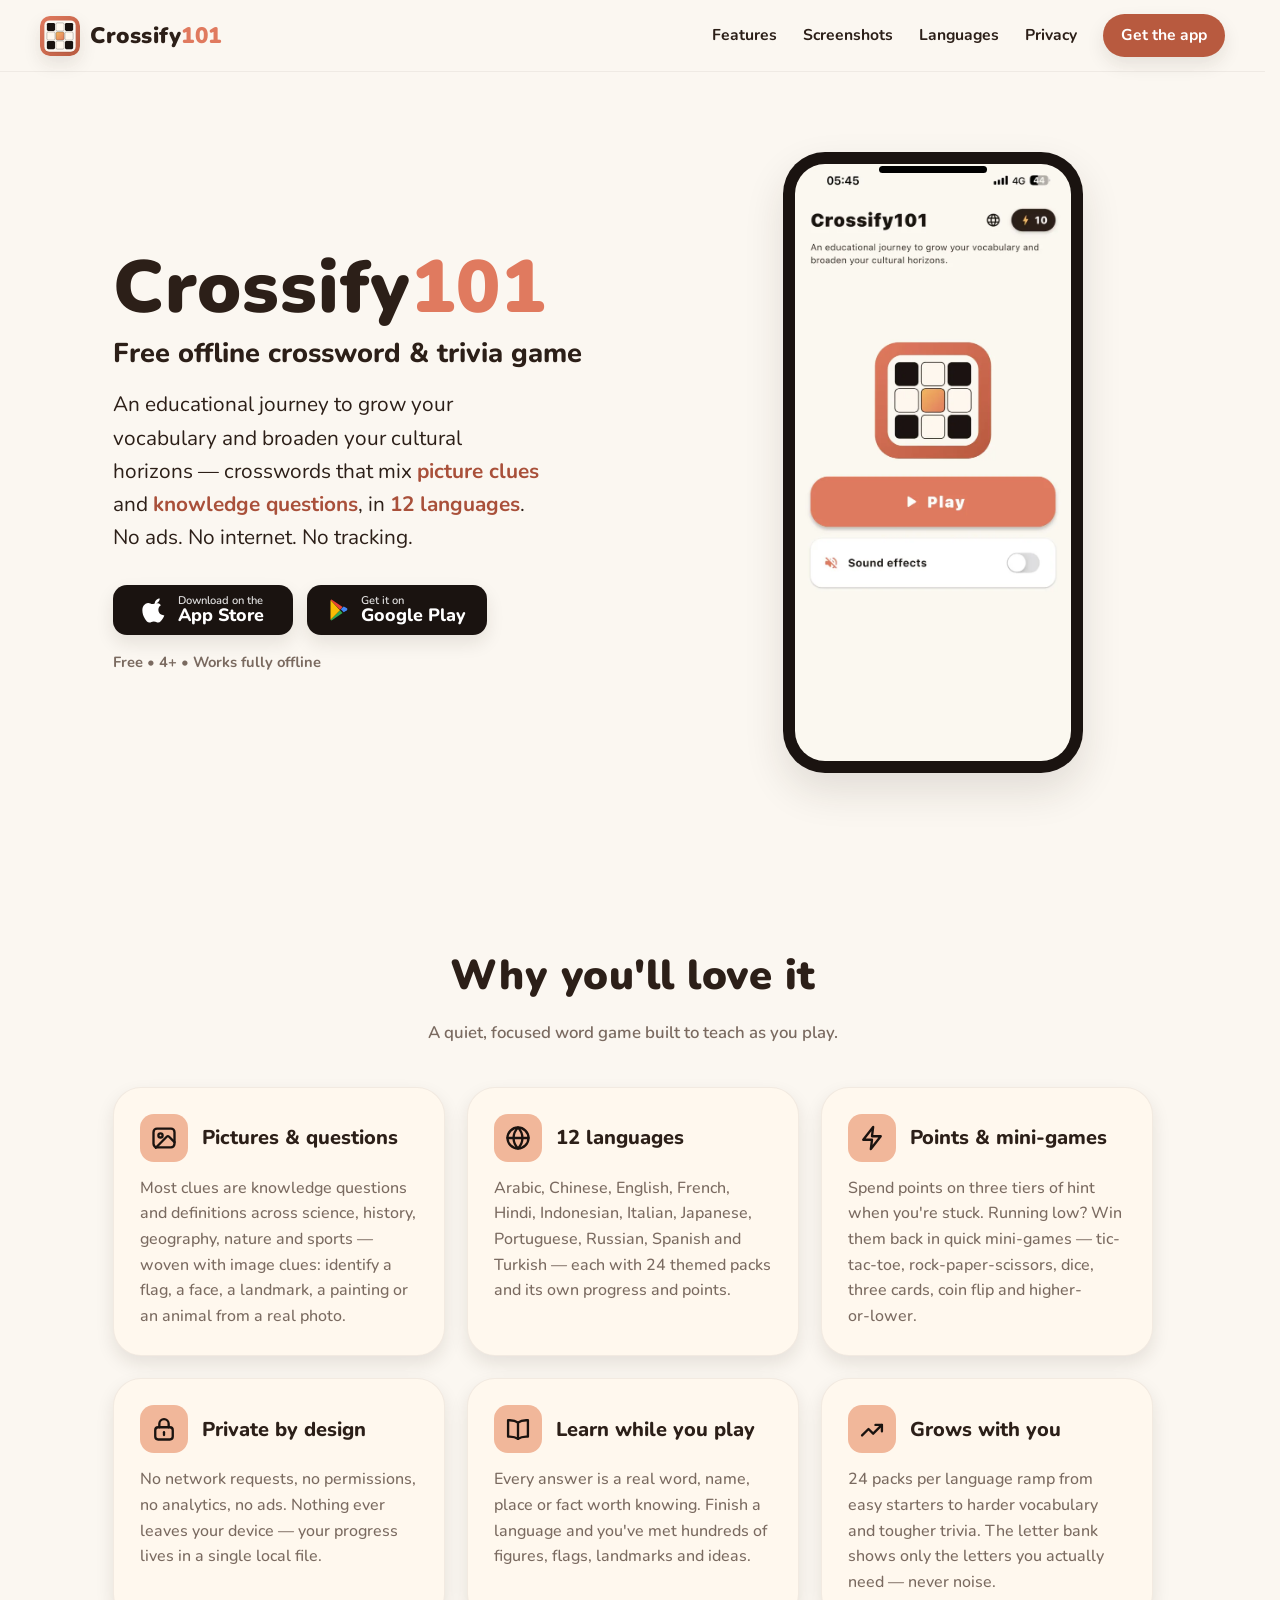
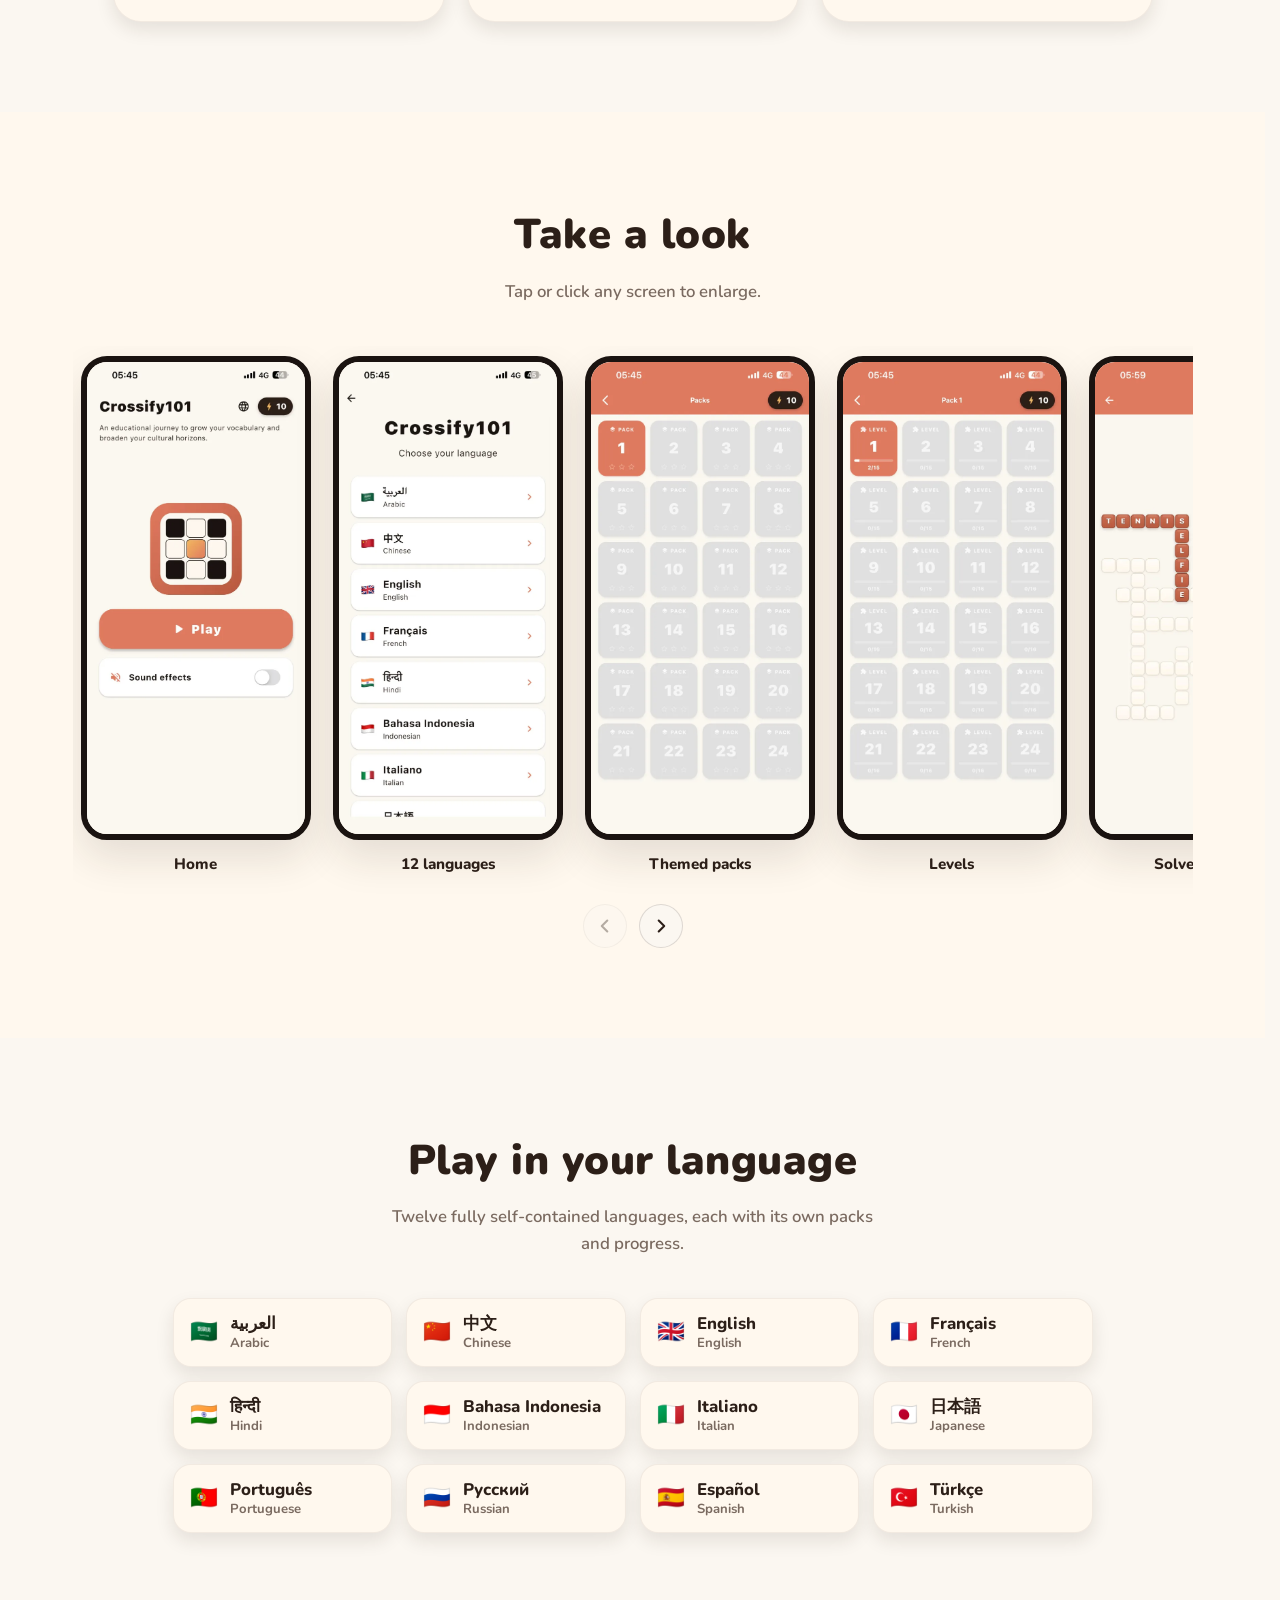
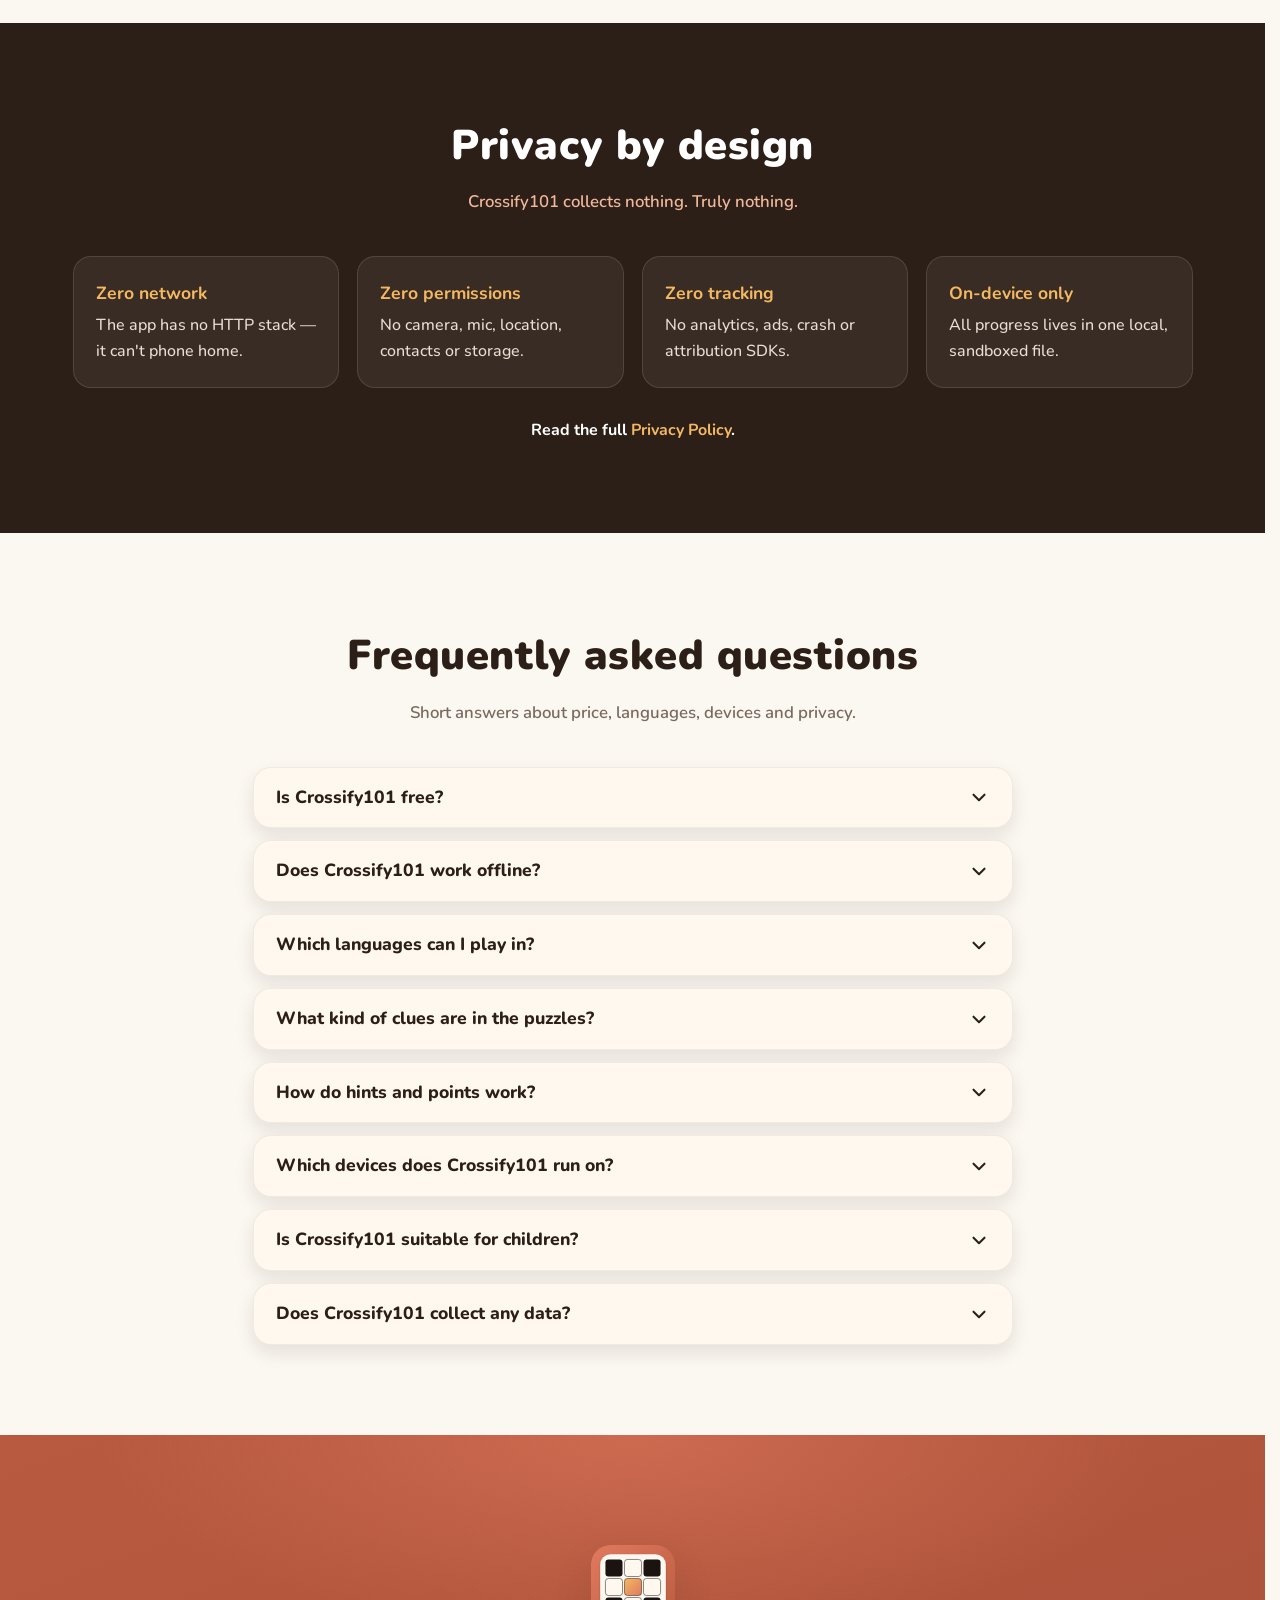
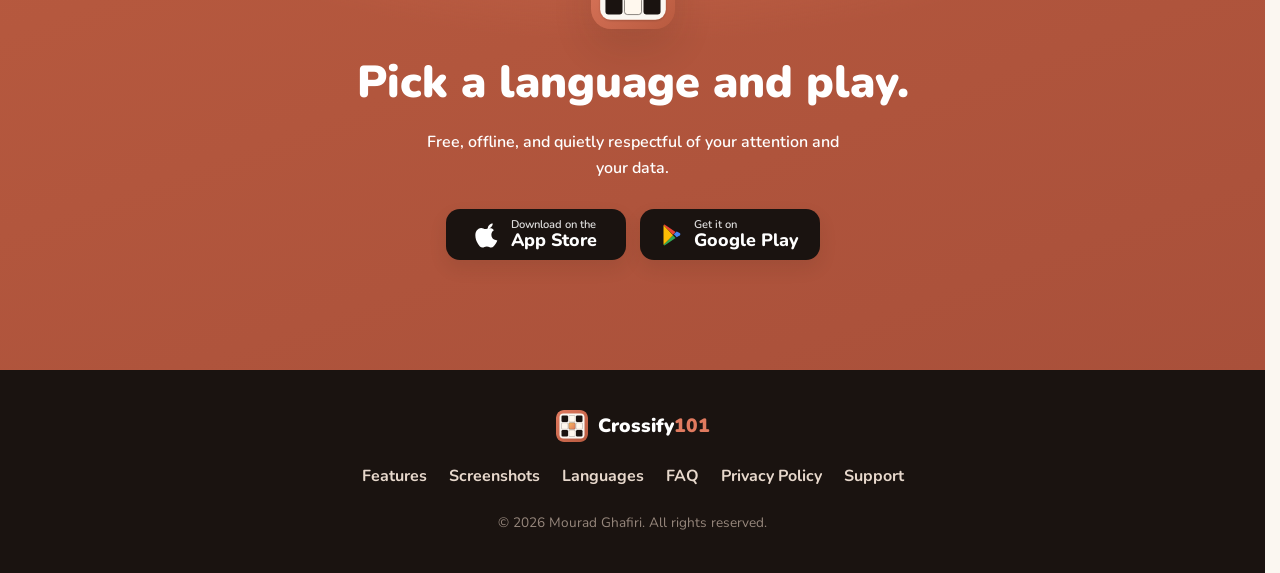
<file: index.html>
<!DOCTYPE html>
<html lang="en">
<head>
  <meta charset="UTF-8" />
  <meta name="viewport" content="width=device-width, initial-scale=1.0" />
  <title>Crossify101 — Free Offline Crossword Game in 12 Languages</title>
  <meta name="description" content="Grow your vocabulary with free offline crosswords for iPhone, iPad and Android: picture clues and trivia questions in 12 languages. No ads, no tracking." />
  <link rel="canonical" href="https://crossify101.com/" />
  <meta name="robots" content="index, follow, max-image-preview:large" />
  <meta name="author" content="Mourad Ghafiri" />
  <meta name="theme-color" content="#E07A5F" />
  <meta name="color-scheme" content="light" />
  <meta name="apple-itunes-app" content="app-id=6771224286" />

  <!-- Open Graph -->
  <meta property="og:type" content="website" />
  <meta property="og:site_name" content="Crossify101" />
  <meta property="og:locale" content="en_US" />
  <meta property="og:url" content="https://crossify101.com/" />
  <meta property="og:title" content="Crossify101 — Free Offline Crossword Game in 12 Languages" />
  <meta property="og:description" content="Grow your vocabulary and cultural knowledge with picture-and-question crosswords in 12 languages. Free, offline, no ads, no tracking." />
  <meta property="og:image" content="https://crossify101.com/og-image.jpg" />
  <meta property="og:image:type" content="image/jpeg" />
  <meta property="og:image:width" content="1200" />
  <meta property="og:image:height" content="630" />
  <meta property="og:image:alt" content="Crossify101: offline crossword puzzles in 12 languages, shown on three phone screens" />

  <!-- X / Twitter -->
  <meta name="twitter:card" content="summary_large_image" />
  <meta name="twitter:title" content="Crossify101 — Free Offline Crossword Game in 12 Languages" />
  <meta name="twitter:description" content="Grow your vocabulary and cultural knowledge with picture-and-question crosswords in 12 languages. Free, offline, no ads, no tracking." />
  <meta name="twitter:image" content="https://crossify101.com/og-image.jpg" />
  <meta name="twitter:image:alt" content="Crossify101: offline crossword puzzles in 12 languages, shown on three phone screens" />

  <link rel="icon" href="favicon.ico" sizes="16x16 32x32 48x48" />
  <link rel="icon" type="image/svg+xml" href="logo.svg" />
  <link rel="icon" type="image/png" sizes="192x192" href="favicon-192.png" />
  <link rel="apple-touch-icon" href="apple-touch-icon.png" />
  <link rel="preconnect" href="https://fonts.googleapis.com" />
  <link rel="preconnect" href="https://fonts.gstatic.com" crossorigin />
  <link href="https://fonts.googleapis.com/css2?family=Nunito:wght@400..900&display=swap" rel="stylesheet" />
  <link rel="stylesheet" href="styles.css" />

  <script type="application/ld+json">
  {
    "@context": "https://schema.org",
    "@graph": [
      {
        "@type": "WebSite",
        "@id": "https://crossify101.com/#website",
        "url": "https://crossify101.com/",
        "name": "Crossify101",
        "description": "Free offline crossword and trivia game in 12 languages.",
        "inLanguage": "en",
        "publisher": {
          "@id": "https://crossify101.com/#author"
        }
      },
      {
        "@type": "Person",
        "@id": "https://crossify101.com/#author",
        "name": "Mourad Ghafiri",
        "url": "https://crossify101.com/"
      },
      {
        "@type": "MobileApplication",
        "@id": "https://crossify101.com/#app",
        "name": "Crossify101",
        "url": "https://crossify101.com/",
        "description": "An offline crossword game that grows your vocabulary and cultural knowledge with picture clues and knowledge questions in 12 languages, 24 themed packs each. No ads, no internet, no tracking.",
        "applicationCategory": "EducationalApplication",
        "applicationSubCategory": "Word game",
        "operatingSystem": "iOS 13.0 or later, iPadOS 13.0 or later, macOS 11.0 or later (Apple silicon), Android",
        "image": "https://crossify101.com/og-image.jpg",
        "screenshot": [
          "https://crossify101.com/screenshots/2-play.jpeg",
          "https://crossify101.com/screenshots/1-languages.jpeg",
          "https://crossify101.com/screenshots/5-level.jpeg",
          "https://crossify101.com/screenshots/6-question.jpeg",
          "https://crossify101.com/screenshots/7-mini-games.jpeg"
        ],
        "inLanguage": [
          "ar",
          "zh",
          "en",
          "fr",
          "hi",
          "id",
          "it",
          "ja",
          "pt",
          "ru",
          "es",
          "tr"
        ],
        "contentRating": "4+",
        "isAccessibleForFree": true,
        "featureList": [
          "Crosswords with picture clues and knowledge questions",
          "12 languages with 24 themed packs each",
          "Three tiers of hints paid with in-game points",
          "Six mini-games to win points back",
          "Works fully offline",
          "No ads, no tracking, no permissions"
        ],
        "installUrl": [
          "https://apps.apple.com/app/crossify101/id6771224286",
          "https://play.google.com/store/apps/details?id=com.crossify101.crossify101"
        ],
        "sameAs": [
          "https://apps.apple.com/app/crossify101/id6771224286",
          "https://play.google.com/store/apps/details?id=com.crossify101.crossify101"
        ],
        "offers": [
          {
            "@type": "Offer",
            "price": "0",
            "priceCurrency": "USD",
            "url": "https://apps.apple.com/app/crossify101/id6771224286"
          },
          {
            "@type": "Offer",
            "price": "0",
            "priceCurrency": "USD",
            "url": "https://play.google.com/store/apps/details?id=com.crossify101.crossify101"
          }
        ],
        "author": {
          "@id": "https://crossify101.com/#author"
        },
        "publisher": {
          "@id": "https://crossify101.com/#author"
        }
      },
      {
        "@type": "FAQPage",
        "@id": "https://crossify101.com/#faq",
        "mainEntity": [
          {
            "@type": "Question",
            "name": "Is Crossify101 free?",
            "acceptedAnswer": {
              "@type": "Answer",
              "text": "Yes. Crossify101 is free, with no in-app purchases, no subscriptions and no ads. The in-game points are a local game mechanic and have no monetary value."
            }
          },
          {
            "@type": "Question",
            "name": "Does Crossify101 work offline?",
            "acceptedAnswer": {
              "@type": "Answer",
              "text": "Yes, completely. Every puzzle, picture and mini-game is bundled inside the app, so you can play anywhere without an internet connection. The app never makes a network request."
            }
          },
          {
            "@type": "Question",
            "name": "Which languages can I play in?",
            "acceptedAnswer": {
              "@type": "Answer",
              "text": "Twelve: Arabic, Chinese, English, French, Hindi, Indonesian, Italian, Japanese, Portuguese, Russian, Spanish and Turkish. Each language has its own 24 themed packs, its own progress and its own points."
            }
          },
          {
            "@type": "Question",
            "name": "What kind of clues are in the puzzles?",
            "acceptedAnswer": {
              "@type": "Answer",
              "text": "Most clues are knowledge questions and definitions across science, history, geography, nature and sports. They are mixed with picture clues where you identify a flag, a face, a landmark, a painting or an animal from a real photo."
            }
          },
          {
            "@type": "Question",
            "name": "How do hints and points work?",
            "acceptedAnswer": {
              "@type": "Answer",
              "text": "Every language starts you with a 10-point welcome bonus. Revealing a letter costs 1 point, revealing the written clue costs 2 and revealing the whole word costs 3. Running low? Win points back in quick mini-games: tic-tac-toe, rock-paper-scissors, dice, three cards, coin flip and higher-or-lower."
            }
          },
          {
            "@type": "Question",
            "name": "Which devices does Crossify101 run on?",
            "acceptedAnswer": {
              "@type": "Answer",
              "text": "iPhone and iPad (iOS and iPadOS 13 or later) and Macs with Apple silicon, from the App Store, and Android devices from Google Play."
            }
          },
          {
            "@type": "Question",
            "name": "Is Crossify101 suitable for children?",
            "acceptedAnswer": {
              "@type": "Answer",
              "text": "Yes. It is rated 4+, shows no ads and collects no data at all, so it collects no data from children either."
            }
          },
          {
            "@type": "Question",
            "name": "Does Crossify101 collect any data?",
            "acceptedAnswer": {
              "@type": "Answer",
              "text": "No. The app requests no permissions and contains no analytics, advertising, crash-reporting or attribution software. Your progress is stored only on your device, in a single sandboxed file."
            }
          }
        ]
      }
    ]
  }
  </script>
</head>
<body>

  <a class="skip-link" href="#main">Skip to content</a>

  <!-- ───────── Header ───────── -->
  <header class="site-header" id="top">
    <a class="brand" href="#top" aria-label="Crossify101 home">
      <img src="logo.svg" alt="" class="brand__mark" width="40" height="40" />
      <span class="brand__name">Crossify<span class="brand__accent">101</span></span>
    </a>

    <nav class="nav" aria-label="Primary">
      <button class="nav__toggle" id="navToggle" type="button" aria-expanded="false" aria-controls="navMenu" aria-label="Open menu">
        <span></span><span></span><span></span>
      </button>
      <ul class="nav__menu" id="navMenu">
        <li><a href="#features">Features</a></li>
        <li><a href="#screens">Screenshots</a></li>
        <li><a href="#languages">Languages</a></li>
        <li><a href="#privacy">Privacy</a></li>
        <li><a href="#get" class="nav__cta">Get the app</a></li>
      </ul>
    </nav>
  </header>

  <main id="main">

  <!-- ───────── Hero ───────── -->
  <section class="hero">
    <div class="hero__copy">
      <h1 class="hero__title">
        Crossify<span class="brand__accent">101</span>
        <span class="hero__subtitle">Free offline crossword &amp; trivia game</span>
      </h1>
      <p class="hero__tagline">
        An educational journey to grow your vocabulary and broaden your cultural horizons —
        crosswords that mix <strong>picture clues</strong> and <strong>knowledge questions</strong>,
        in <strong>12 languages</strong>. No ads. No internet. No tracking.
      </p>

      <div class="store-badges" id="get-top">
        <!-- App Store listing (App Apple ID 6771224286) -->
        <a class="badge badge--apple" href="https://apps.apple.com/app/crossify101/id6771224286"
           target="_blank" rel="noopener" aria-label="Download on the App Store">
          <svg viewBox="0 0 24 24" width="26" height="26" aria-hidden="true">
            <path fill="currentColor" d="M16.365 1.43c0 1.14-.42 2.21-1.18 3.02-.83.9-2.18 1.6-3.32 1.5-.14-1.1.45-2.27 1.16-3.04.8-.86 2.2-1.5 3.34-1.48zM20.6 17.06c-.55 1.27-.82 1.84-1.53 2.96-.99 1.56-2.39 3.5-4.12 3.51-1.54.02-1.93-1-4.02-.99-2.09.01-2.52 1.01-4.06.99-1.73-.02-3.05-1.77-4.04-3.33C-.07 16.04-.3 10.9 1.41 8.18c1.06-1.69 2.73-2.68 4.3-2.68 1.6 0 2.61 1.01 3.93 1.01 1.28 0 2.06-1.01 3.91-1.01 1.4 0 2.88.76 3.94 2.08-3.46 1.9-2.9 6.84.11 8.48z"/>
          </svg>
          <span class="badge__text"><small>Download on the</small><strong>App Store</strong></span>
        </a>

        <!-- Google Play listing (package com.crossify101.crossify101) -->
        <a class="badge badge--play" href="https://play.google.com/store/apps/details?id=com.crossify101.crossify101"
           target="_blank" rel="noopener" aria-label="Get it on Google Play">
          <svg viewBox="0 0 24 24" width="24" height="24" aria-hidden="true">
            <path fill="#EA4335" d="M3.6 2.3 13 11.7l2.6-2.6L4.9 1.7c-.5-.3-1-.1-1.3.6z"/>
            <path fill="#34A853" d="M3.6 21.7c.3.7.8.9 1.3.6l10.7-7.4L13 12.3z"/>
            <path fill="#4285F4" d="M19.6 10.1 16.7 8.4 13.8 11.3l2.9 2.9 2.9-1.7c1-.6 1-1.8 0-2.4z"/>
            <path fill="#FBBC04" d="M3.6 2.3c-.1.2-.1.4-.1.7v18c0 .3 0 .5.1.7L13 12.3 3.6 2.3z"/>
          </svg>
          <span class="badge__text"><small>Get it on</small><strong>Google Play</strong></span>
        </a>
      </div>

      <p class="hero__note">Free • 4+ • Works fully offline</p>
    </div>

    <div class="hero__device">
      <div class="device">
        <img src="screenshots/thumbs/2-play.webp"
             srcset="screenshots/thumbs/2-play.webp 640w, screenshots/2-play.jpeg 1284w"
             sizes="(max-width: 860px) 236px, 276px"
             width="1284" height="2778" fetchpriority="high"
             alt="Crossify101 crossword game home screen with the Play button" />
      </div>
    </div>
  </section>

  <!-- ───────── Features ───────── -->
  <section class="section" id="features">
    <h2 class="section__title">Why you'll love it</h2>
    <p class="section__lead">A quiet, focused word game built to teach as you play.</p>

    <div class="features">
      <article class="feature">
        <div class="feature__icon"><svg viewBox="0 0 24 24" aria-hidden="true"><rect x="3" y="4" width="18" height="16" rx="3"/><circle cx="9" cy="9.8" r="1.8"/><path d="m21 15.5-4.6-4.6a1.5 1.5 0 0 0-2.1 0L5 20.4"/></svg></div>
        <h3>Pictures &amp; questions</h3>
        <p>Most clues are knowledge questions and definitions across science, history, geography, nature and sports — woven with image clues: identify a flag, a face, a landmark, a painting or an animal from a real photo.</p>
      </article>

      <article class="feature">
        <div class="feature__icon"><svg viewBox="0 0 24 24" aria-hidden="true"><circle cx="12" cy="12" r="9"/><path d="M3 12h18"/><path d="M12 3c2.5 2.6 3.8 5.6 3.8 9s-1.3 6.4-3.8 9c-2.5-2.6-3.8-5.6-3.8-9S9.5 5.6 12 3z"/></svg></div>
        <h3>12 languages</h3>
        <p>Arabic, Chinese, English, French, Hindi, Indonesian, Italian, Japanese, Portuguese, Russian, Spanish and Turkish — each with 24 themed packs and its own progress and points.</p>
      </article>

      <article class="feature">
        <div class="feature__icon"><svg viewBox="0 0 24 24" aria-hidden="true"><path d="M13 2.5 4.5 13.5H12l-1 8 8.5-11H12l1-8z"/></svg></div>
        <h3>Points &amp; mini-games</h3>
        <p>Spend points on three tiers of hint when you're stuck. Running low? Win them back in quick mini-games — tic-tac-toe, rock-paper-scissors, dice, three cards, coin flip and higher-or-lower.</p>
      </article>

      <article class="feature">
        <div class="feature__icon"><svg viewBox="0 0 24 24" aria-hidden="true"><rect x="4.5" y="10.5" width="15" height="10.5" rx="2.5"/><path d="M8 10.5v-3a4 4 0 0 1 8 0v3"/><path d="M12 14.8v2.4"/></svg></div>
        <h3>Private by design</h3>
        <p>No network requests, no permissions, no analytics, no ads. Nothing ever leaves your device — your progress lives in a single local file.</p>
      </article>

      <article class="feature">
        <div class="feature__icon"><svg viewBox="0 0 24 24" aria-hidden="true"><path d="M12 6.5C10.3 5.2 8 4.5 5 4.5H3.5v14H5c3 0 5.3.7 7 2 1.7-1.3 4-2 7-2h1.5v-14H19c-3 0-5.3.7-7 2z"/><path d="M12 6.5v14"/></svg></div>
        <h3>Learn while you play</h3>
        <p>Every answer is a real word, name, place or fact worth knowing. Finish a language and you've met hundreds of figures, flags, landmarks and ideas.</p>
      </article>

      <article class="feature">
        <div class="feature__icon"><svg viewBox="0 0 24 24" aria-hidden="true"><path d="m3.5 17.5 5.5-5.5 4 4 7.5-7.5"/><path d="M15 8.5h5.5V14"/></svg></div>
        <h3>Grows with you</h3>
        <p>24 packs per language ramp from easy starters to harder vocabulary and tougher trivia. The letter bank shows only the letters you actually need — never noise.</p>
      </article>
    </div>
  </section>

  <!-- ───────── Screenshots ───────── -->
  <section class="section section--alt" id="screens">
    <h2 class="section__title">Take a look</h2>
    <p class="section__lead">Tap or click any screen to enlarge.</p>

    <div class="shots" id="shots">
      <figure class="shot"><button class="shot__open" type="button" aria-label="Enlarge: Crossify101 home screen with the Play button and a 10-point balance"><img src="screenshots/thumbs/2-play.webp" srcset="screenshots/thumbs/2-play.webp 640w, screenshots/2-play.jpeg 1284w" sizes="(max-width: 460px) 180px, 230px" width="1284" height="2778" data-full="screenshots/2-play.jpeg" alt="Crossify101 home screen with the Play button and a 10-point balance" loading="lazy" /></button><figcaption>Home</figcaption></figure>
      <figure class="shot"><button class="shot__open" type="button" aria-label="Enlarge: Language picker listing Arabic, Chinese, English, French, Hindi, Indonesian and Italian"><img src="screenshots/thumbs/1-languages.webp" srcset="screenshots/thumbs/1-languages.webp 640w, screenshots/1-languages.jpeg 1284w" sizes="(max-width: 460px) 180px, 230px" width="1284" height="2778" data-full="screenshots/1-languages.jpeg" alt="Language picker listing Arabic, Chinese, English, French, Hindi, Indonesian and Italian" loading="lazy" /></button><figcaption>12 languages</figcaption></figure>
      <figure class="shot"><button class="shot__open" type="button" aria-label="Enlarge: Grid of 24 numbered crossword packs with pack 1 unlocked"><img src="screenshots/thumbs/3-packs.webp" srcset="screenshots/thumbs/3-packs.webp 640w, screenshots/3-packs.jpeg 1284w" sizes="(max-width: 460px) 180px, 230px" width="1284" height="2778" data-full="screenshots/3-packs.jpeg" alt="Grid of 24 numbered crossword packs with pack 1 unlocked" loading="lazy" /></button><figcaption>Themed packs</figcaption></figure>
      <figure class="shot"><button class="shot__open" type="button" aria-label="Enlarge: Level list inside pack 1, with progress shown on level 1"><img src="screenshots/thumbs/4-levels.webp" srcset="screenshots/thumbs/4-levels.webp 640w, screenshots/4-levels.jpeg 1284w" sizes="(max-width: 460px) 180px, 230px" width="1284" height="2778" data-full="screenshots/4-levels.jpeg" alt="Level list inside pack 1, with progress shown on level 1" loading="lazy" /></button><figcaption>Levels</figcaption></figure>
      <figure class="shot"><button class="shot__open" type="button" aria-label="Enlarge: Crossword grid in progress with TENNIS and SELFIE filled in"><img src="screenshots/thumbs/5-level.webp" srcset="screenshots/thumbs/5-level.webp 640w, screenshots/5-level.jpeg 1284w" sizes="(max-width: 460px) 180px, 230px" width="1284" height="2778" data-full="screenshots/5-level.jpeg" alt="Crossword grid in progress with TENNIS and SELFIE filled in" loading="lazy" /></button><figcaption>Solve the grid</figcaption></figure>
      <figure class="shot"><button class="shot__open" type="button" aria-label="Enlarge: Picture clue asking “Who is this person?” above answer boxes, hint buttons and a letter bank"><img src="screenshots/thumbs/6-question.webp" srcset="screenshots/thumbs/6-question.webp 640w, screenshots/6-question.jpeg 1284w" sizes="(max-width: 460px) 180px, 230px" width="1284" height="2778" data-full="screenshots/6-question.jpeg" alt="Picture clue asking “Who is this person?” above answer boxes, hint buttons and a letter bank" loading="lazy" /></button><figcaption>Question clues</figcaption></figure>
      <figure class="shot"><button class="shot__open" type="button" aria-label="Enlarge: “Need more points?” menu with six mini-games: tic-tac-toe, rock-paper-scissors, dice duel, three cards, coin flip and higher or lower"><img src="screenshots/thumbs/7-mini-games.webp" srcset="screenshots/thumbs/7-mini-games.webp 640w, screenshots/7-mini-games.jpeg 1284w" sizes="(max-width: 460px) 180px, 230px" width="1284" height="2778" data-full="screenshots/7-mini-games.jpeg" alt="“Need more points?” menu with six mini-games: tic-tac-toe, rock-paper-scissors, dice duel, three cards, coin flip and higher or lower" loading="lazy" /></button><figcaption>Mini-games</figcaption></figure>
      <figure class="shot"><button class="shot__open" type="button" aria-label="Enlarge: Tic-tac-toe mini-game against the computer"><img src="screenshots/thumbs/8-tik-tak-toe.webp" srcset="screenshots/thumbs/8-tik-tak-toe.webp 640w, screenshots/8-tik-tak-toe.jpeg 1284w" sizes="(max-width: 460px) 180px, 230px" width="1284" height="2778" data-full="screenshots/8-tik-tak-toe.jpeg" alt="Tic-tac-toe mini-game against the computer" loading="lazy" /></button><figcaption>Tic-tac-toe</figcaption></figure>
      <figure class="shot"><button class="shot__open" type="button" aria-label="Enlarge: Rock-paper-scissors mini-game against the computer"><img src="screenshots/thumbs/9-rock-paper.webp" srcset="screenshots/thumbs/9-rock-paper.webp 640w, screenshots/9-rock-paper.jpeg 1284w" sizes="(max-width: 460px) 180px, 230px" width="1284" height="2778" data-full="screenshots/9-rock-paper.jpeg" alt="Rock-paper-scissors mini-game against the computer" loading="lazy" /></button><figcaption>Rock paper scissors</figcaption></figure>
      <figure class="shot"><button class="shot__open" type="button" aria-label="Enlarge: Coin flip mini-game with heads and tails buttons"><img src="screenshots/thumbs/10-coin-flip.webp" srcset="screenshots/thumbs/10-coin-flip.webp 640w, screenshots/10-coin-flip.jpeg 1284w" sizes="(max-width: 460px) 180px, 230px" width="1284" height="2778" data-full="screenshots/10-coin-flip.jpeg" alt="Coin flip mini-game with heads and tails buttons" loading="lazy" /></button><figcaption>Coin flip</figcaption></figure>
    </div>

    <div class="shots-nav" id="shotsNav" hidden>
      <button class="icon-btn" id="shotsPrev" type="button" aria-controls="shots" aria-label="Scroll screenshots left"><svg viewBox="0 0 24 24" aria-hidden="true"><path d="m14.5 6-6 6 6 6"/></svg></button>
      <button class="icon-btn" id="shotsNext" type="button" aria-controls="shots" aria-label="Scroll screenshots right"><svg viewBox="0 0 24 24" aria-hidden="true"><path d="m9.5 6 6 6-6 6"/></svg></button>
    </div>
  </section>

  <!-- ───────── Languages ───────── -->
  <section class="section" id="languages">
    <h2 class="section__title">Play in your language</h2>
    <p class="section__lead">Twelve fully self-contained languages, each with its own packs and progress.</p>

    <ul class="langs">
      <li><span class="langs__flag" aria-hidden="true">🇸🇦</span><span class="langs__name"><span class="langs__native" lang="ar" dir="rtl">العربية</span><span class="langs__en">Arabic</span></span></li>
      <li><span class="langs__flag" aria-hidden="true">🇨🇳</span><span class="langs__name"><span class="langs__native" lang="zh">中文</span><span class="langs__en">Chinese</span></span></li>
      <li><span class="langs__flag" aria-hidden="true">🇬🇧</span><span class="langs__name"><span class="langs__native" lang="en">English</span><span class="langs__en">English</span></span></li>
      <li><span class="langs__flag" aria-hidden="true">🇫🇷</span><span class="langs__name"><span class="langs__native" lang="fr">Français</span><span class="langs__en">French</span></span></li>
      <li><span class="langs__flag" aria-hidden="true">🇮🇳</span><span class="langs__name"><span class="langs__native" lang="hi">हिन्दी</span><span class="langs__en">Hindi</span></span></li>
      <li><span class="langs__flag" aria-hidden="true">🇮🇩</span><span class="langs__name"><span class="langs__native" lang="id">Bahasa Indonesia</span><span class="langs__en">Indonesian</span></span></li>
      <li><span class="langs__flag" aria-hidden="true">🇮🇹</span><span class="langs__name"><span class="langs__native" lang="it">Italiano</span><span class="langs__en">Italian</span></span></li>
      <li><span class="langs__flag" aria-hidden="true">🇯🇵</span><span class="langs__name"><span class="langs__native" lang="ja">日本語</span><span class="langs__en">Japanese</span></span></li>
      <li><span class="langs__flag" aria-hidden="true">🇵🇹</span><span class="langs__name"><span class="langs__native" lang="pt">Português</span><span class="langs__en">Portuguese</span></span></li>
      <li><span class="langs__flag" aria-hidden="true">🇷🇺</span><span class="langs__name"><span class="langs__native" lang="ru">Русский</span><span class="langs__en">Russian</span></span></li>
      <li><span class="langs__flag" aria-hidden="true">🇪🇸</span><span class="langs__name"><span class="langs__native" lang="es">Español</span><span class="langs__en">Spanish</span></span></li>
      <li><span class="langs__flag" aria-hidden="true">🇹🇷</span><span class="langs__name"><span class="langs__native" lang="tr">Türkçe</span><span class="langs__en">Turkish</span></span></li>
    </ul>
  </section>

  <!-- ───────── Privacy highlight ───────── -->
  <section class="section section--privacy" id="privacy">
    <h2 class="section__title">Privacy by design</h2>
    <p class="section__lead">Crossify101 collects nothing. Truly nothing.</p>

    <div class="privacy-grid">
      <div class="privacy-card"><strong>Zero network</strong><span>The app has no HTTP stack — it can't phone home.</span></div>
      <div class="privacy-card"><strong>Zero permissions</strong><span>No camera, mic, location, contacts or storage.</span></div>
      <div class="privacy-card"><strong>Zero tracking</strong><span>No analytics, ads, crash or attribution SDKs.</span></div>
      <div class="privacy-card"><strong>On-device only</strong><span>All progress lives in one local, sandboxed file.</span></div>
    </div>

    <p class="privacy-link">
      Read the full <a href="privacy.html">Privacy Policy</a>.
    </p>
  </section>

  <!-- ───────── FAQ ───────── -->
  <section class="section" id="faq">
    <h2 class="section__title">Frequently asked questions</h2>
    <p class="section__lead">Short answers about price, languages, devices and privacy.</p>

    <div class="faq">
      <details class="faq__item">
        <summary>Is Crossify101 free?<svg viewBox="0 0 24 24" aria-hidden="true"><path d="m6 9.5 6 6 6-6"/></svg></summary>
        <p>Yes. Crossify101 is free, with no in-app purchases, no subscriptions and no ads. The in-game points are a local game mechanic and have no monetary value.</p>
      </details>
      <details class="faq__item">
        <summary>Does Crossify101 work offline?<svg viewBox="0 0 24 24" aria-hidden="true"><path d="m6 9.5 6 6 6-6"/></svg></summary>
        <p>Yes, completely. Every puzzle, picture and mini-game is bundled inside the app, so you can play anywhere without an internet connection. The app never makes a network request.</p>
      </details>
      <details class="faq__item">
        <summary>Which languages can I play in?<svg viewBox="0 0 24 24" aria-hidden="true"><path d="m6 9.5 6 6 6-6"/></svg></summary>
        <p>Twelve: Arabic, Chinese, English, French, Hindi, Indonesian, Italian, Japanese, Portuguese, Russian, Spanish and Turkish. Each language has its own 24 themed packs, its own progress and its own points.</p>
      </details>
      <details class="faq__item">
        <summary>What kind of clues are in the puzzles?<svg viewBox="0 0 24 24" aria-hidden="true"><path d="m6 9.5 6 6 6-6"/></svg></summary>
        <p>Most clues are knowledge questions and definitions across science, history, geography, nature and sports. They are mixed with picture clues where you identify a flag, a face, a landmark, a painting or an animal from a real photo.</p>
      </details>
      <details class="faq__item">
        <summary>How do hints and points work?<svg viewBox="0 0 24 24" aria-hidden="true"><path d="m6 9.5 6 6 6-6"/></svg></summary>
        <p>Every language starts you with a 10-point welcome bonus. Revealing a letter costs 1 point, revealing the written clue costs 2 and revealing the whole word costs 3. Running low? Win points back in quick mini-games: tic-tac-toe, rock-paper-scissors, dice, three cards, coin flip and higher-or-lower.</p>
      </details>
      <details class="faq__item">
        <summary>Which devices does Crossify101 run on?<svg viewBox="0 0 24 24" aria-hidden="true"><path d="m6 9.5 6 6 6-6"/></svg></summary>
        <p>iPhone and iPad (iOS and iPadOS 13 or later) and Macs with Apple silicon, from the App Store, and Android devices from Google Play.</p>
      </details>
      <details class="faq__item">
        <summary>Is Crossify101 suitable for children?<svg viewBox="0 0 24 24" aria-hidden="true"><path d="m6 9.5 6 6 6-6"/></svg></summary>
        <p>Yes. It is rated 4+, shows no ads and collects no data at all, so it collects no data from children either.</p>
      </details>
      <details class="faq__item">
        <summary>Does Crossify101 collect any data?<svg viewBox="0 0 24 24" aria-hidden="true"><path d="m6 9.5 6 6 6-6"/></svg></summary>
        <p>No. The app requests no permissions and contains no analytics, advertising, crash-reporting or attribution software. Your progress is stored only on your device, in a single sandboxed file.</p>
      </details>
    </div>
  </section>

  <!-- ───────── Download CTA ───────── -->
  <section class="cta" id="get">
    <img src="logo.svg" alt="" class="cta__mark" width="84" height="84" />
    <h2>Pick a language and play.</h2>
    <p>Free, offline, and quietly respectful of your attention and your data.</p>
    <div class="store-badges store-badges--center">
      <a class="badge badge--apple" href="https://apps.apple.com/app/crossify101/id6771224286"
         target="_blank" rel="noopener" aria-label="Download on the App Store">
        <svg viewBox="0 0 24 24" width="26" height="26" aria-hidden="true">
          <path fill="currentColor" d="M16.365 1.43c0 1.14-.42 2.21-1.18 3.02-.83.9-2.18 1.6-3.32 1.5-.14-1.1.45-2.27 1.16-3.04.8-.86 2.2-1.5 3.34-1.48zM20.6 17.06c-.55 1.27-.82 1.84-1.53 2.96-.99 1.56-2.39 3.5-4.12 3.51-1.54.02-1.93-1-4.02-.99-2.09.01-2.52 1.01-4.06.99-1.73-.02-3.05-1.77-4.04-3.33C-.07 16.04-.3 10.9 1.41 8.18c1.06-1.69 2.73-2.68 4.3-2.68 1.6 0 2.61 1.01 3.93 1.01 1.28 0 2.06-1.01 3.91-1.01 1.4 0 2.88.76 3.94 2.08-3.46 1.9-2.9 6.84.11 8.48z"/>
        </svg>
        <span class="badge__text"><small>Download on the</small><strong>App Store</strong></span>
      </a>
      <a class="badge badge--play" href="https://play.google.com/store/apps/details?id=com.crossify101.crossify101"
         target="_blank" rel="noopener" aria-label="Get it on Google Play">
        <svg viewBox="0 0 24 24" width="24" height="24" aria-hidden="true">
          <path fill="#EA4335" d="M3.6 2.3 13 11.7l2.6-2.6L4.9 1.7c-.5-.3-1-.1-1.3.6z"/>
          <path fill="#34A853" d="M3.6 21.7c.3.7.8.9 1.3.6l10.7-7.4L13 12.3z"/>
          <path fill="#4285F4" d="M19.6 10.1 16.7 8.4 13.8 11.3l2.9 2.9 2.9-1.7c1-.6 1-1.8 0-2.4z"/>
          <path fill="#FBBC04" d="M3.6 2.3c-.1.2-.1.4-.1.7v18c0 .3 0 .5.1.7L13 12.3 3.6 2.3z"/>
        </svg>
        <span class="badge__text"><small>Get it on</small><strong>Google Play</strong></span>
      </a>
    </div>
  </section>

  </main>

  <!-- ───────── Footer ───────── -->
  <footer class="site-footer">
    <div class="site-footer__brand">
      <img src="logo.svg" alt="" width="32" height="32" />
      <span>Crossify<span class="brand__accent">101</span></span>
    </div>
    <nav class="site-footer__links" aria-label="Footer">
      <a href="#features">Features</a>
      <a href="#screens">Screenshots</a>
      <a href="#languages">Languages</a>
      <a href="#faq">FAQ</a>
      <a href="privacy.html">Privacy Policy</a>
      <a href="mailto:contact@crossify101.com">Support</a>
    </nav>
    <p class="site-footer__copy">© 2026 Mourad Ghafiri. All rights reserved.</p>
  </footer>

  <!-- ───────── Lightbox ───────── -->
  <div class="lightbox" id="lightbox" role="dialog" aria-modal="true" aria-label="Screenshot viewer">
    <button class="icon-btn icon-btn--dark lightbox__close" id="lightboxClose" type="button" aria-label="Close viewer">
      <svg viewBox="0 0 24 24" aria-hidden="true"><path d="M6.5 6.5l11 11M17.5 6.5l-11 11"/></svg>
    </button>
    <div class="lightbox__bar">
      <button class="icon-btn icon-btn--dark" id="lightboxPrev" type="button" aria-label="Previous screenshot">
        <svg viewBox="0 0 24 24" aria-hidden="true"><path d="m14.5 6-6 6 6 6"/></svg>
      </button>
      <p class="lightbox__caption" id="lightboxCaption" aria-live="polite"></p>
      <button class="icon-btn icon-btn--dark" id="lightboxNext" type="button" aria-label="Next screenshot">
        <svg viewBox="0 0 24 24" aria-hidden="true"><path d="m9.5 6 6 6-6 6"/></svg>
      </button>
    </div>
  </div>

  <script src="script.js"></script>
</body>
</html>
</file>
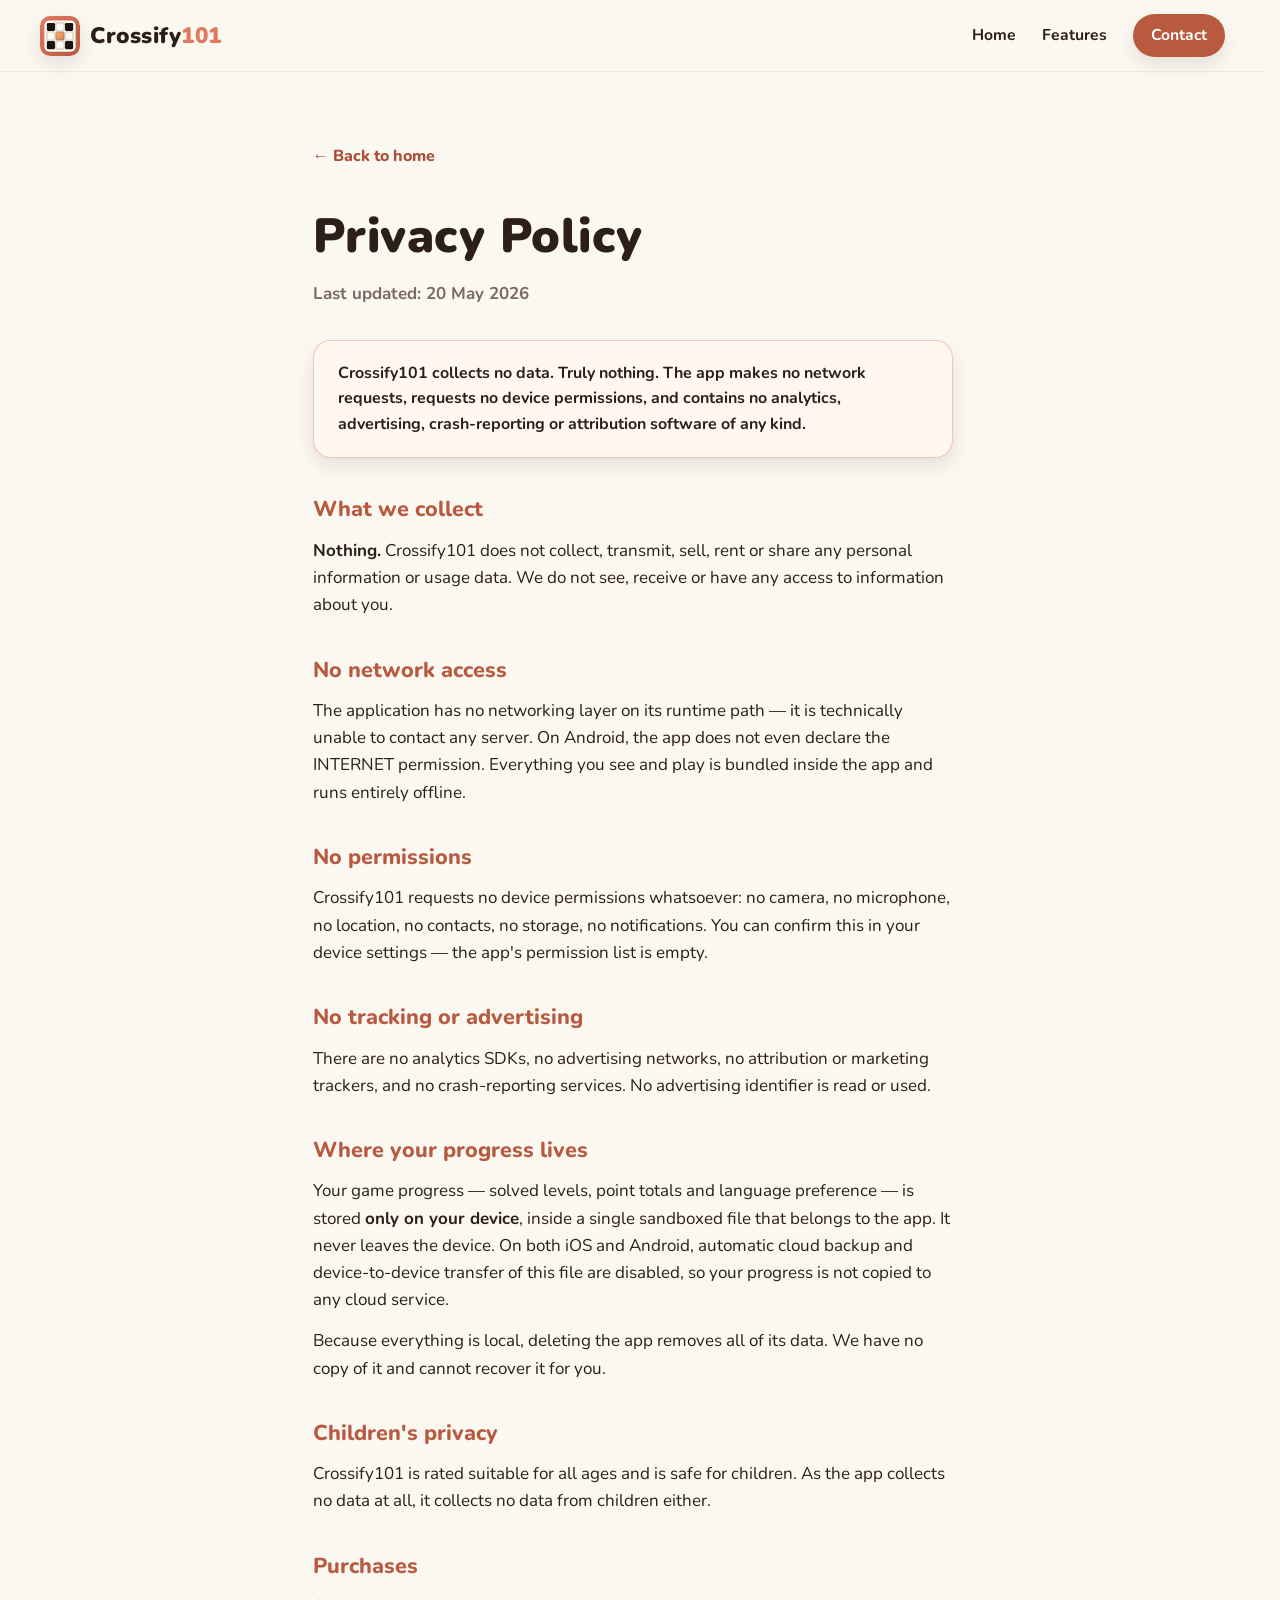
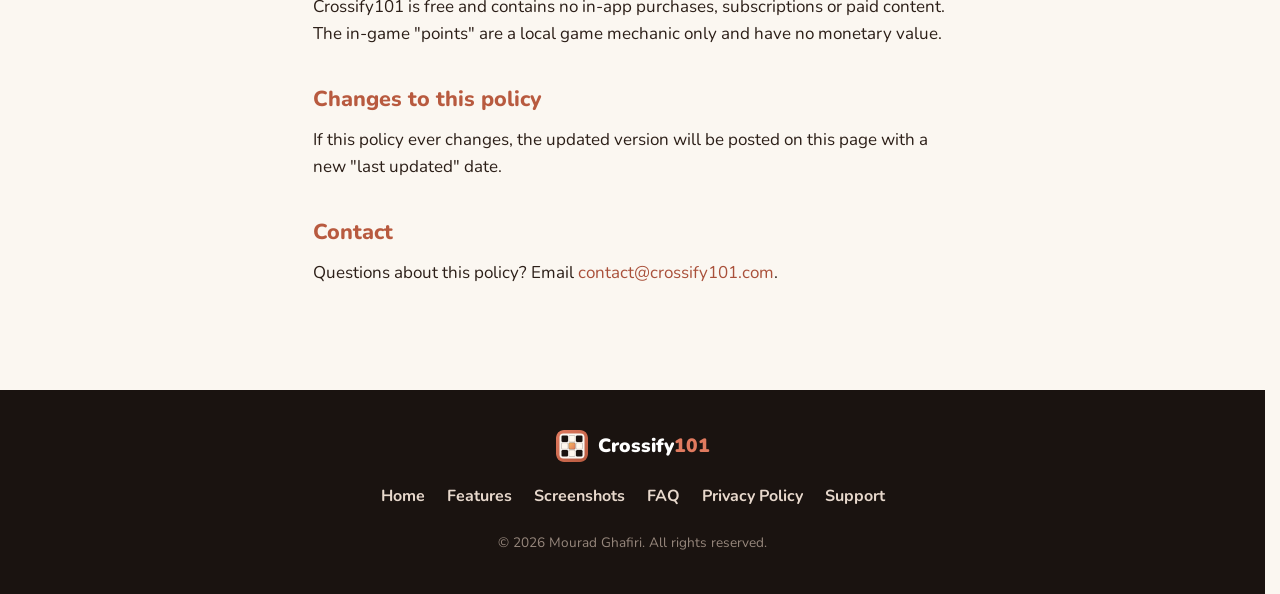
<file: privacy.html>
<!DOCTYPE html>
<html lang="en">
<head>
  <meta charset="UTF-8" />
  <meta name="viewport" content="width=device-width, initial-scale=1.0" />
  <title>Privacy Policy — Crossify101</title>
  <meta name="description" content="Crossify101 collects no data. No network requests, no permissions, no analytics, no ads. All progress stays on your device." />
  <link rel="canonical" href="https://crossify101.com/privacy.html" />
  <meta name="robots" content="index, follow, max-image-preview:large" />
  <meta name="author" content="Mourad Ghafiri" />
  <meta name="theme-color" content="#E07A5F" />
  <meta name="color-scheme" content="light" />

  <!-- Open Graph -->
  <meta property="og:type" content="website" />
  <meta property="og:site_name" content="Crossify101" />
  <meta property="og:locale" content="en_US" />
  <meta property="og:url" content="https://crossify101.com/privacy.html" />
  <meta property="og:title" content="Privacy Policy — Crossify101" />
  <meta property="og:description" content="Crossify101 collects no data. No network requests, no permissions, no analytics, no ads. All progress stays on your device." />
  <meta property="og:image" content="https://crossify101.com/og-image.jpg" />
  <meta property="og:image:type" content="image/jpeg" />
  <meta property="og:image:width" content="1200" />
  <meta property="og:image:height" content="630" />
  <meta property="og:image:alt" content="Crossify101: offline crossword puzzles in 12 languages, shown on three phone screens" />

  <!-- X / Twitter -->
  <meta name="twitter:card" content="summary_large_image" />
  <meta name="twitter:title" content="Privacy Policy — Crossify101" />
  <meta name="twitter:description" content="Crossify101 collects no data. No network requests, no permissions, no analytics, no ads. All progress stays on your device." />
  <meta name="twitter:image" content="https://crossify101.com/og-image.jpg" />
  <meta name="twitter:image:alt" content="Crossify101: offline crossword puzzles in 12 languages, shown on three phone screens" />

  <link rel="icon" href="favicon.ico" sizes="16x16 32x32 48x48" />
  <link rel="icon" type="image/svg+xml" href="logo.svg" />
  <link rel="icon" type="image/png" sizes="192x192" href="favicon-192.png" />
  <link rel="apple-touch-icon" href="apple-touch-icon.png" />
  <link rel="preconnect" href="https://fonts.googleapis.com" />
  <link rel="preconnect" href="https://fonts.gstatic.com" crossorigin />
  <link href="https://fonts.googleapis.com/css2?family=Nunito:wght@400..900&display=swap" rel="stylesheet" />
  <link rel="stylesheet" href="styles.css" />

  <script type="application/ld+json">
  {
    "@context": "https://schema.org",
    "@graph": [
      {
        "@type": "WebPage",
        "@id": "https://crossify101.com/privacy.html#webpage",
        "url": "https://crossify101.com/privacy.html",
        "name": "Privacy Policy — Crossify101",
        "description": "Crossify101 collects no data. No network requests, no permissions, no analytics, no ads. All progress stays on your device.",
        "inLanguage": "en",
        "dateModified": "2026-05-20",
        "isPartOf": {
          "@id": "https://crossify101.com/#website"
        },
        "about": {
          "@id": "https://crossify101.com/#app"
        },
        "breadcrumb": {
          "@id": "https://crossify101.com/privacy.html#breadcrumb"
        }
      },
      {
        "@type": "BreadcrumbList",
        "@id": "https://crossify101.com/privacy.html#breadcrumb",
        "itemListElement": [
          {
            "@type": "ListItem",
            "position": 1,
            "name": "Crossify101",
            "item": "https://crossify101.com/"
          },
          {
            "@type": "ListItem",
            "position": 2,
            "name": "Privacy Policy",
            "item": "https://crossify101.com/privacy.html"
          }
        ]
      }
    ]
  }
  </script>
  <style>
    /* Page-specific layout for the legal copy */
    .legal {
      max-width: 720px;
      margin: 0 auto;
      padding: clamp(36px, 7vw, 72px) clamp(16px, 4vw, 40px) 90px;
    }
    .legal h1 {
      font-size: clamp(2rem, 5vw, 3rem);
      font-weight: 900;
      letter-spacing: 0.5px;
      margin-bottom: 6px;
    }
    .legal .updated { color: var(--muted); font-weight: 700; margin-bottom: 32px; }
    .legal h2 {
      font-size: 1.35rem;
      font-weight: 800;
      margin: 34px 0 10px;
      color: var(--terracotta-dark);
    }
    .legal p { margin-bottom: 14px; font-size: 1.0625rem; }
    .legal ul { margin: 0 0 14px 1.2em; }
    .legal li { margin-bottom: 8px; font-weight: 500; }
    .legal strong { color: var(--espresso); }
    .legal .callout {
      background: var(--card);
      border: 1px solid rgba(224, 122, 95, 0.4);
      border-radius: var(--radius-md);
      padding: 20px 24px;
      box-shadow: var(--shadow-sm);
      margin: 24px 0;
      font-weight: 700;
    }
    .back-home {
      display: inline-flex;
      align-items: center;
      gap: 8px;
      margin-bottom: 28px;
      font-weight: 800;
    }
  </style>
</head>
<body>

  <a class="skip-link" href="#main">Skip to content</a>

  <header class="site-header">
    <a class="brand" href="./" aria-label="Crossify101 home">
      <img src="logo.svg" alt="" class="brand__mark" width="40" height="40" />
      <span class="brand__name">Crossify<span class="brand__accent">101</span></span>
    </a>
    <nav class="nav" aria-label="Primary">
      <button class="nav__toggle" id="navToggle" type="button" aria-expanded="false" aria-controls="navMenu" aria-label="Open menu">
        <span></span><span></span><span></span>
      </button>
      <ul class="nav__menu" id="navMenu">
        <li><a href="./">Home</a></li>
        <li><a href="./#features">Features</a></li>
        <li><a href="mailto:contact@crossify101.com" class="nav__cta">Contact</a></li>
      </ul>
    </nav>
  </header>

  <main class="legal" id="main">
    <a class="back-home" href="./">&larr; Back to home</a>

    <h1>Privacy Policy</h1>
    <p class="updated">Last updated: 20 May 2026</p>

    <div class="callout">
      Crossify101 collects no data. Truly nothing. The app makes no network
      requests, requests no device permissions, and contains no analytics,
      advertising, crash-reporting or attribution software of any kind.
    </div>

    <h2>What we collect</h2>
    <p>
      <strong>Nothing.</strong> Crossify101 does not collect, transmit, sell,
      rent or share any personal information or usage data. We do not see,
      receive or have any access to information about you.
    </p>

    <h2>No network access</h2>
    <p>
      The application has no networking layer on its runtime path — it is
      technically unable to contact any server. On Android, the app does not
      even declare the INTERNET permission. Everything you see and play is
      bundled inside the app and runs entirely offline.
    </p>

    <h2>No permissions</h2>
    <p>
      Crossify101 requests no device permissions whatsoever: no camera, no
      microphone, no location, no contacts, no storage, no notifications. You
      can confirm this in your device settings — the app's permission list is
      empty.
    </p>

    <h2>No tracking or advertising</h2>
    <p>
      There are no analytics SDKs, no advertising networks, no attribution or
      marketing trackers, and no crash-reporting services. No advertising
      identifier is read or used.
    </p>

    <h2>Where your progress lives</h2>
    <p>
      Your game progress — solved levels, point totals and language preference —
      is stored <strong>only on your device</strong>, inside a single sandboxed
      file that belongs to the app. It never leaves the device. On both iOS and
      Android, automatic cloud backup and device-to-device transfer of this
      file are disabled, so your progress is not copied to any cloud service.
    </p>
    <p>
      Because everything is local, deleting the app removes all of its data. We
      have no copy of it and cannot recover it for you.
    </p>

    <h2>Children's privacy</h2>
    <p>
      Crossify101 is rated suitable for all ages and is safe for children. As
      the app collects no data at all, it collects no data from children either.
    </p>

    <h2>Purchases</h2>
    <p>
      Crossify101 is free and contains no in-app purchases, subscriptions or
      paid content. The in-game "points" are a local game mechanic only and have
      no monetary value.
    </p>

    <h2>Changes to this policy</h2>
    <p>
      If this policy ever changes, the updated version will be posted on this
      page with a new "last updated" date.
    </p>

    <h2>Contact</h2>
    <p>
      Questions about this policy? Email
      <a href="mailto:contact@crossify101.com">contact@crossify101.com</a>.
    </p>
  </main>

  <footer class="site-footer">
    <div class="site-footer__brand">
      <img src="logo.svg" alt="" width="32" height="32" />
      <span>Crossify<span class="brand__accent">101</span></span>
    </div>
    <nav class="site-footer__links" aria-label="Footer">
      <a href="./">Home</a>
      <a href="./#features">Features</a>
      <a href="./#screens">Screenshots</a>
      <a href="./#faq">FAQ</a>
      <a href="privacy.html">Privacy Policy</a>
      <a href="mailto:contact@crossify101.com">Support</a>
    </nav>
    <p class="site-footer__copy">© 2026 Mourad Ghafiri. All rights reserved.</p>
  </footer>

  <script src="script.js"></script>
</body>
</html>
</file>
<file: styles.css>
/* ─────────────────────────────────────────────────────────
   Crossify101 — marketing site
   Palette mirrors the app (lib/core/theme/app_colors.dart)
   ───────────────────────────────────────────────────────── */
:root {
  --terracotta:      #E07A5F;
  --terracotta-dark: #B85A3F;
  --terracotta-light:#F1B79A;
  --terracotta-ink:  #A9503A; /* text-safe terracotta: ≥4.5:1 on cream and under white text */
  --cream-bg:        #FBF7F1;
  --card:            #FFF8EE;
  --espresso:        #2C1F18;
  --espresso-dark:   #1A1310;
  --gold:            #F4B860;
  --danger:          #E85C4A;
  --muted:           #7a6a60;
  --hairline:        rgba(44, 31, 24, 0.06);

  --radius-lg: 28px;
  --radius-md: 18px;
  --radius-sm: 12px;
  --shadow:    0 18px 40px rgba(44, 31, 24, 0.12);
  --shadow-sm: 0 8px 18px rgba(44, 31, 24, 0.10);
  --maxw: 1120px;
  --header-h: 68px;
  --ease-out: cubic-bezier(0.16, 1, 0.3, 1);

  --font: "Nunito", -apple-system, BlinkMacSystemFont, "Segoe UI", Roboto, Helvetica, Arial, sans-serif;
}

* { box-sizing: border-box; margin: 0; padding: 0; }

html {
  scroll-behavior: smooth;
  scroll-padding-top: calc(var(--header-h) + 12px);
  scrollbar-gutter: stable;
}

body {
  font-family: var(--font);
  color: var(--espresso);
  background: var(--cream-bg);
  line-height: 1.6;
  -webkit-font-smoothing: antialiased;
  text-rendering: optimizeLegibility;
}

::selection { background: var(--terracotta-light); color: var(--espresso-dark); }

a { color: var(--terracotta-ink); text-decoration: none; }
a:hover {
  text-decoration: underline;
  text-decoration-thickness: 2px;
  text-underline-offset: 3px;
}

img { max-width: 100%; height: auto; display: block; }
button { font: inherit; color: inherit; }

h1, h2, h3 { text-wrap: balance; }
p { text-wrap: pretty; }

/* Focus ring follows the surface: terracotta on cream, gold on espresso, white on terracotta. */
:focus-visible {
  outline: 3px solid var(--focus-ring, var(--terracotta-ink));
  outline-offset: 3px;
}
.section--privacy,
.site-footer { --focus-ring: var(--gold); }
.cta,
.lightbox { --focus-ring: #fff; }

.skip-link {
  position: absolute;
  top: 12px; left: 16px;
  z-index: 200;
  padding: 10px 18px;
  border-radius: 999px;
  background: var(--espresso-dark);
  color: #fff;
  font-weight: 800;
  transform: translateY(-200%);
  transition: transform .2s var(--ease-out);
}
.skip-link:focus { transform: none; text-decoration: none; }

.brand__accent { color: var(--terracotta); }

/* ───────── Header ───────── */
.site-header {
  position: sticky;
  top: 0;
  z-index: 50;
  display: flex;
  align-items: center;
  justify-content: space-between;
  gap: 16px;
  min-height: var(--header-h);
  padding: 14px clamp(16px, 4vw, 40px);
  background: rgba(251, 247, 241, 0.85);
  backdrop-filter: saturate(140%) blur(10px);
  -webkit-backdrop-filter: saturate(140%) blur(10px);
  border-bottom: 1px solid var(--hairline);
}

.brand { display: flex; align-items: center; gap: 10px; border-radius: 12px; }
.brand:hover { text-decoration: none; }
.brand__mark { border-radius: 10px; box-shadow: var(--shadow-sm); }
.brand__name {
  font-weight: 900;
  font-size: 1.4rem;
  letter-spacing: 0.5px;
  color: var(--espresso);
}

.nav { display: flex; align-items: center; }
.nav__menu { display: flex; align-items: center; gap: 26px; list-style: none; }
.nav__menu a {
  color: var(--espresso);
  font-weight: 700;
  font-size: 0.98rem;
}
.nav__menu a:hover { color: var(--terracotta-ink); text-decoration: none; }
.nav__menu .nav__cta {
  display: inline-block;
  background: var(--terracotta-dark);
  color: #fff;
  padding: 9px 18px;
  border-radius: 999px;
  box-shadow: var(--shadow-sm);
  transition: background-color .15s;
}
.nav__menu .nav__cta:hover { background: var(--terracotta-ink); color: #fff; }

.nav__toggle {
  display: none;
  flex-direction: column;
  align-items: center;
  justify-content: center;
  gap: 5px;
  width: 44px; height: 44px;
  margin-right: -10px;
  background: none;
  border: 0;
  border-radius: var(--radius-sm);
  cursor: pointer;
}
.nav__toggle span {
  width: 24px; height: 3px;
  background: var(--espresso);
  border-radius: 3px;
  transition: transform .25s var(--ease-out), opacity .2s;
}
.nav__toggle[aria-expanded="true"] span:nth-child(1) { transform: translateY(8px) rotate(45deg); }
.nav__toggle[aria-expanded="true"] span:nth-child(2) { opacity: 0; }
.nav__toggle[aria-expanded="true"] span:nth-child(3) { transform: translateY(-8px) rotate(-45deg); }

/* ───────── Hero ───────── */
.hero {
  max-width: var(--maxw);
  margin: 0 auto;
  padding: clamp(36px, 7vw, 80px) clamp(16px, 4vw, 40px);
  display: grid;
  grid-template-columns: 1.1fr 0.9fr;
  gap: clamp(24px, 5vw, 64px);
  align-items: center;
}

.hero__title {
  font-size: clamp(2.8rem, 7vw, 4.6rem);
  font-weight: 900;
  line-height: 1.02;
  letter-spacing: 1px;
  margin-bottom: 18px;
}

.hero__subtitle {
  display: block;
  margin-top: 12px;
  font-size: clamp(1.3rem, 2.6vw, 1.7rem);
  font-weight: 800;
  line-height: 1.2;
  letter-spacing: 0;
  color: var(--espresso);
}

.hero__tagline {
  font-size: clamp(1.05rem, 2.2vw, 1.3rem);
  color: var(--espresso);
  max-width: 36ch;
  margin-bottom: 30px;
}
.hero__tagline strong { color: var(--terracotta-ink); }

.hero__note {
  margin-top: 16px;
  color: var(--muted);
  font-weight: 700;
  font-size: 0.92rem;
}

/* device mockup */
.hero__device { display: flex; justify-content: center; }
.device {
  width: min(300px, 78vw);
  padding: 12px;
  background: var(--espresso-dark);
  border-radius: 42px;
  box-shadow: var(--shadow);
  position: relative;
}
.device::before {
  content: "";
  position: absolute;
  top: 14px; left: 50%;
  transform: translateX(-50%);
  width: 36%; height: 7px;
  background: #000;
  border-radius: 999px;
  z-index: 2;
}
.device img { border-radius: 30px; width: 100%; }

/* ───────── Store badges ───────── */
.store-badges { display: flex; flex-wrap: wrap; gap: 14px; }
.store-badges--center { justify-content: center; }

.badge {
  display: inline-flex;
  align-items: center;
  justify-content: center;
  gap: 10px;
  padding: 10px 18px;
  border-radius: 14px;
  background: var(--espresso-dark);
  color: #fff;
  min-width: 180px;
  text-align: left;
  transition: transform .15s var(--ease-out), box-shadow .15s;
  box-shadow: var(--shadow-sm);
}
.badge:hover { text-decoration: none; transform: translateY(-2px); box-shadow: var(--shadow); }
.badge:active { transform: none; box-shadow: var(--shadow-sm); }
.badge svg { flex: none; }
.badge__text { display: flex; flex-direction: column; line-height: 1.05; }
.badge__text small { font-size: 0.7rem; opacity: 0.85; font-weight: 600; }
.badge__text strong { font-size: 1.12rem; font-weight: 800; white-space: nowrap; }

/* ───────── Icon buttons (carousel + viewer) ───────── */
.icon-btn {
  display: inline-grid;
  place-items: center;
  flex: none;
  width: 44px; height: 44px;
  border-radius: 999px;
  border: 1px solid rgba(44, 31, 24, 0.14);
  background: var(--cream-bg);
  color: var(--espresso);
  cursor: pointer;
  transition: background-color .15s, border-color .15s, opacity .15s, transform .15s var(--ease-out);
}
.icon-btn svg {
  width: 22px; height: 22px;
  fill: none;
  stroke: currentColor;
  stroke-width: 2.25;
  stroke-linecap: round;
  stroke-linejoin: round;
}
.icon-btn:hover:not(:disabled) { background: var(--terracotta-light); border-color: transparent; }
.icon-btn:active:not(:disabled) { transform: scale(0.94); }
.icon-btn:disabled { opacity: 0.35; cursor: default; }
.icon-btn--dark {
  background: rgba(255, 255, 255, 0.12);
  border-color: rgba(255, 255, 255, 0.16);
  color: #fff;
}
.icon-btn--dark:hover:not(:disabled) { background: rgba(255, 255, 255, 0.24); border-color: transparent; }

/* ───────── Sections ───────── */
.section {
  max-width: var(--maxw);
  margin: 0 auto;
  padding: clamp(48px, 8vw, 90px) clamp(16px, 4vw, 40px);
}
.section--alt { max-width: none; background: var(--card); }
.section--alt > * { max-width: var(--maxw); margin-left: auto; margin-right: auto; }

.section__title {
  font-size: clamp(1.8rem, 4vw, 2.6rem);
  font-weight: 900;
  text-align: center;
  letter-spacing: 0.5px;
}
.section__lead {
  text-align: center;
  color: var(--muted);
  font-size: 1.05rem;
  font-weight: 600;
  margin: 10px auto 40px;
  max-width: 50ch;
}

/* ───────── Features ───────── */
.features {
  display: grid;
  grid-template-columns: repeat(auto-fit, minmax(260px, 1fr));
  gap: 22px;
}
.feature {
  display: grid;
  grid-template-columns: auto 1fr;
  align-items: center;
  gap: 14px 14px;
  align-content: start;
  background: var(--card);
  border: 1px solid var(--hairline);
  border-radius: var(--radius-lg);
  padding: 26px;
  box-shadow: var(--shadow-sm);
}
.feature__icon {
  width: 48px; height: 48px;
  display: grid; place-items: center;
  background: var(--terracotta-light);
  border-radius: 14px;
}
.feature__icon svg {
  width: 28px; height: 28px;
  fill: none;
  stroke: var(--espresso-dark);
  stroke-width: 2;
  stroke-linecap: round;
  stroke-linejoin: round;
}
.feature h3 { font-size: 1.25rem; font-weight: 800; line-height: 1.25; }
.feature p { grid-column: 1 / -1; color: var(--muted); font-weight: 500; }

/* ───────── Screenshots ───────── */
.shots {
  display: flex;
  gap: 22px;
  overflow-x: auto;
  padding: 10px 8px 26px;
  scroll-snap-type: x mandatory;
  overscroll-behavior-x: contain;
  scrollbar-width: thin;
  scrollbar-color: var(--terracotta-light) transparent;
  -webkit-overflow-scrolling: touch;
}
.shots::-webkit-scrollbar { height: 8px; }
.shots::-webkit-scrollbar-thumb { background: var(--terracotta-light); border-radius: 999px; }

.shot {
  flex: 0 0 auto;
  width: 230px;
  scroll-snap-align: center;
  text-align: center;
}
.shot__open {
  display: block;
  width: 100%;
  padding: 0;
  border: 0;
  border-radius: 26px;
  background: none;
  cursor: zoom-in;
}
.shot img {
  width: 100%;
  border-radius: 26px;
  border: 6px solid var(--espresso-dark);
  box-shadow: var(--shadow);
  transition: transform .18s var(--ease-out);
}
.shot__open:hover img { transform: translateY(-4px); }
.shot figcaption {
  margin-top: 12px;
  font-weight: 800;
  color: var(--espresso);
  font-size: 0.95rem;
}

.shots-nav { display: flex; justify-content: center; gap: 12px; margin-top: 2px; }
.shots-nav[hidden] { display: none; }

/* ───────── Languages ───────── */
.langs {
  list-style: none;
  display: grid;
  grid-template-columns: repeat(4, minmax(0, 1fr));
  gap: 14px;
  max-width: 920px;
  margin: 0 auto;
}
.langs li {
  background: var(--card);
  border: 1px solid var(--hairline);
  border-radius: var(--radius-md);
  padding: 14px 16px;
  display: flex;
  align-items: center;
  gap: 12px;
  box-shadow: var(--shadow-sm);
}
.langs__flag { flex: none; font-size: 1.4rem; line-height: 1; }
.langs__name { display: flex; flex-direction: column; min-width: 0; line-height: 1.3; }
.langs__native { font-size: 1.05rem; font-weight: 800; text-align: left; }
.langs__en { font-size: 0.82rem; font-weight: 700; color: var(--muted); }

/* ───────── Privacy ───────── */
.section--privacy { max-width: none; background: var(--espresso); color: #fff; }
.section--privacy > * { max-width: var(--maxw); margin-left: auto; margin-right: auto; }
.section--privacy .section__title { color: #fff; }
.section--privacy .section__lead { color: var(--terracotta-light); }

.privacy-grid {
  display: grid;
  grid-template-columns: repeat(auto-fit, minmax(220px, 1fr));
  gap: 18px;
}
.privacy-card {
  background: rgba(255, 255, 255, 0.06);
  border: 1px solid rgba(255, 255, 255, 0.12);
  border-radius: var(--radius-md);
  padding: 22px;
  display: flex;
  flex-direction: column;
  gap: 6px;
}
.privacy-card strong { font-size: 1.1rem; color: var(--gold); }
.privacy-card span { color: #eaddd2; font-weight: 500; }
.privacy-link { text-align: center; margin-top: 30px; font-weight: 700; }
.privacy-link a { color: var(--gold); }

/* ───────── FAQ ───────── */
.faq {
  display: grid;
  gap: 12px;
  max-width: 760px;
  margin: 0 auto;
}
.faq__item {
  background: var(--card);
  border: 1px solid var(--hairline);
  border-radius: var(--radius-md);
  box-shadow: var(--shadow-sm);
}
.faq__item summary {
  display: flex;
  align-items: center;
  justify-content: space-between;
  gap: 16px;
  padding: 18px 22px;
  border-radius: var(--radius-md);
  font-size: 1.1rem;
  font-weight: 800;
  line-height: 1.35;
  list-style: none;
  cursor: pointer;
}
.faq__item summary::-webkit-details-marker { display: none; }
.faq__item summary:hover { color: var(--terracotta-ink); }
.faq__item summary svg {
  flex: none;
  width: 22px; height: 22px;
  fill: none;
  stroke: currentColor;
  stroke-width: 2.25;
  stroke-linecap: round;
  stroke-linejoin: round;
  transition: transform .2s var(--ease-out);
}
.faq__item[open] summary svg { transform: rotate(180deg); }
.faq__item p {
  padding: 0 22px 20px;
  color: var(--muted);
  font-weight: 500;
  max-width: 68ch;
}

/* ───────── CTA ───────── */
.cta {
  text-align: center;
  padding: clamp(56px, 9vw, 110px) clamp(16px, 4vw, 40px);
  background-color: var(--terracotta-ink);
  background-image:
    radial-gradient(60% 55% at 50% 0%, rgba(224, 122, 95, 0.55), transparent 70%),
    linear-gradient(160deg, var(--terracotta-dark), var(--terracotta-ink));
  color: #fff;
}
.cta__mark { margin: 0 auto 18px; border-radius: 20px; box-shadow: var(--shadow); }
.cta h2 { font-size: clamp(1.8rem, 5vw, 2.8rem); font-weight: 900; }
.cta p { margin: 12px auto 28px; max-width: 46ch; font-weight: 600; }

/* ───────── Footer ───────── */
.site-footer {
  background: var(--espresso-dark);
  color: #cbb8aa;
  text-align: center;
  padding: 40px 16px;
  display: flex;
  flex-direction: column;
  align-items: center;
  gap: 16px;
}
.site-footer__brand {
  display: flex; align-items: center; gap: 10px;
  font-weight: 900; font-size: 1.2rem; color: #fff;
}
.site-footer__brand img { border-radius: 8px; }
.site-footer__links { display: flex; flex-wrap: wrap; gap: 4px 14px; justify-content: center; }
.site-footer__links a { color: #e7d8cc; font-weight: 700; padding: 6px 4px; border-radius: 6px; }
.site-footer__copy { font-size: 0.85rem; opacity: 0.7; }

/* ───────── Lightbox ───────── */
.lightbox {
  position: fixed;
  inset: 0;
  z-index: 100;
  display: flex;
  flex-direction: column;
  align-items: center;
  justify-content: center;
  gap: 16px;
  padding: 68px 16px 20px;
  background: rgba(26, 19, 16, 0.92);
  visibility: hidden;
  opacity: 0;
  transition: opacity .22s var(--ease-out), visibility 0s linear .22s;
}
.lightbox.open {
  visibility: visible;
  opacity: 1;
  transition: opacity .22s var(--ease-out), visibility 0s;
}
.lightbox__img {
  width: auto;
  max-width: min(420px, 100%);
  max-height: calc(100vh - 160px);
  max-height: calc(100dvh - 160px);
  border-radius: 24px;
  border: 6px solid var(--espresso-dark);
  box-shadow: 0 30px 80px rgba(0, 0, 0, 0.5);
  transform: scale(0.96);
  transition: transform .32s var(--ease-out);
  touch-action: pan-y;
  user-select: none;
  -webkit-user-drag: none;
}
.lightbox.open .lightbox__img { transform: none; }
.lightbox__close { position: absolute; top: 14px; right: 14px; }
.lightbox__bar { display: flex; align-items: center; gap: 16px; }
.lightbox__caption {
  min-width: 14ch;
  text-align: center;
  color: #fff;
  font-weight: 800;
  line-height: 1.3;
}
.lightbox__count {
  display: block;
  color: var(--terracotta-light);
  font-size: 0.8rem;
  font-weight: 700;
  font-variant-numeric: tabular-nums;
}

/* ───────── Responsive ───────── */
@media (max-width: 860px) {
  .hero { grid-template-columns: 1fr; text-align: center; }
  .hero__tagline { margin-left: auto; margin-right: auto; }
  .store-badges { justify-content: center; }
  .device { width: min(260px, 72vw); }

  .nav__toggle { display: flex; }
  .nav__menu {
    position: absolute;
    top: calc(100% + 6px);
    right: 12px;
    flex-direction: column;
    align-items: stretch;
    gap: 2px;
    min-width: 220px;
    padding: 10px;
    background: var(--card);
    border: 1px solid var(--hairline);
    border-radius: var(--radius-md);
    box-shadow: var(--shadow);
    visibility: hidden;
    opacity: 0;
    transform: translateY(-6px);
    transition: opacity .18s var(--ease-out), transform .18s var(--ease-out), visibility 0s linear .18s;
  }
  .nav__menu.open {
    visibility: visible;
    opacity: 1;
    transform: none;
    transition: opacity .18s var(--ease-out), transform .18s var(--ease-out), visibility 0s;
  }
  .nav__menu a { display: block; padding: 10px 12px; border-radius: var(--radius-sm); }
  .nav__menu a:hover { background: rgba(224, 122, 95, 0.12); }
  .nav__menu .nav__cta { display: block; margin-top: 6px; text-align: center; }

  .langs { grid-template-columns: repeat(3, minmax(0, 1fr)); }
}

@media (max-width: 560px) {
  .langs { grid-template-columns: repeat(2, minmax(0, 1fr)); }
}

@media (max-width: 460px) {
  .badge { flex: 1 1 0; min-width: 150px; padding: 10px 14px; gap: 8px; }
  .badge__text strong { font-size: 1.04rem; }
  .shot { width: 180px; }
  .site-footer__links { display: grid; grid-template-columns: repeat(2, auto); justify-items: center; }
}

@media (max-width: 360px) {
  .langs li { flex-direction: column; align-items: flex-start; gap: 6px; padding: 12px 14px; }
}

@media (prefers-reduced-motion: reduce) {
  html { scroll-behavior: auto; }
  *, *::before, *::after { transition: none !important; animation: none !important; }
}
</file>
